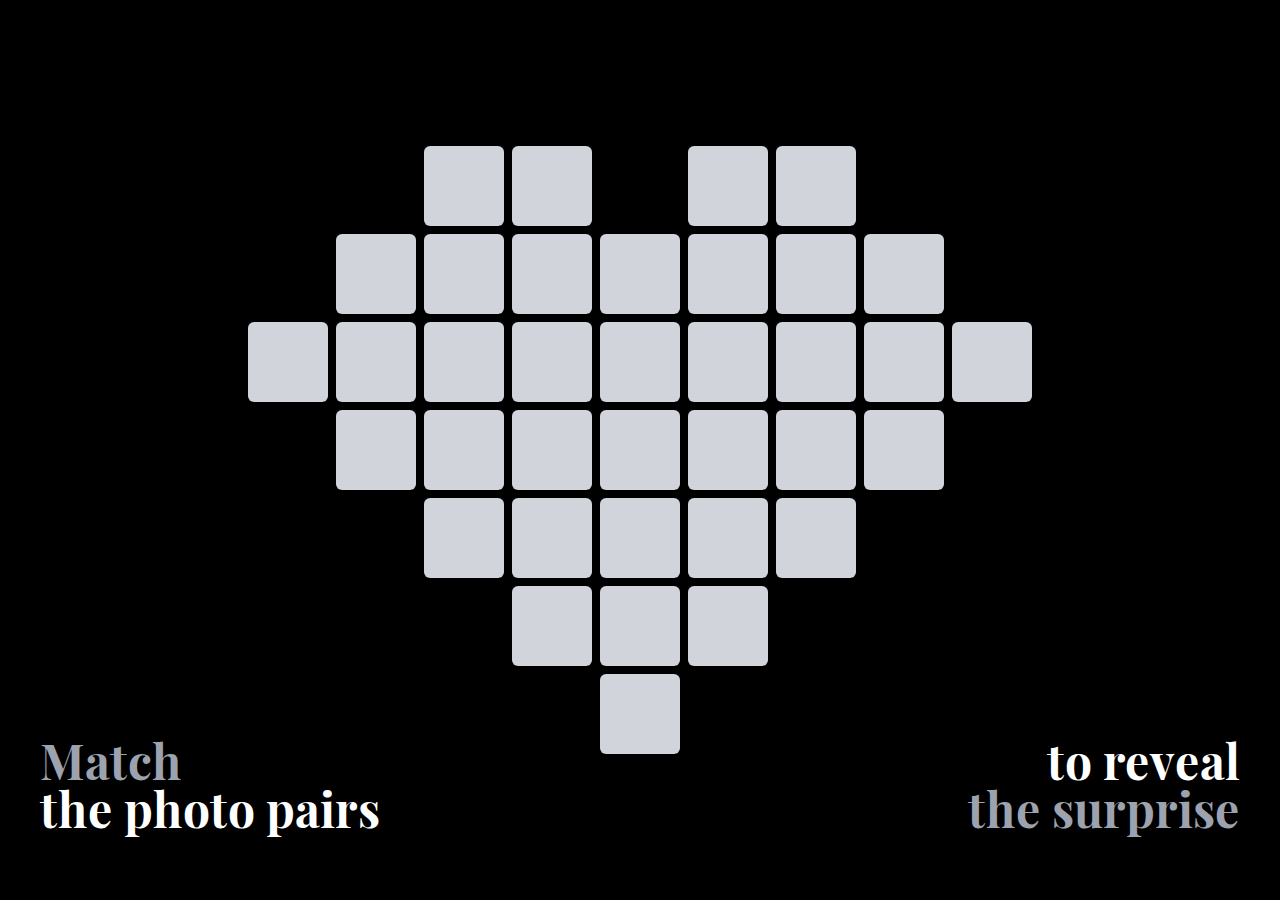
<file: valentines-1/index.html>
<!DOCTYPE html><!--bH9arkzBECoyy_YPUrI7h--><html lang="en"><head><meta charSet="utf-8"/><meta name="viewport" content="width=device-width, initial-scale=1"/><link rel="preload" href="/valentines-1/_next/static/media/2a65768255d6b625-s.p.d19752fb.woff2" as="font" crossorigin="" type="font/woff2"/><link rel="preload" as="image" href="/valentines-1/game-photos/12.avif"/><link rel="preload" as="image" href="/valentines-1/game-photos/4.avif"/><link rel="preload" as="image" href="/valentines-1/game-photos/13.avif"/><link rel="preload" as="image" href="/valentines-1/game-photos/6.avif"/><link rel="preload" as="image" href="/valentines-1/game-photos/5.avif"/><link rel="preload" as="image" href="/valentines-1/game-photos/7.avif"/><link rel="preload" as="image" href="/valentines-1/game-photos/9.avif"/><link rel="preload" as="image" href="/valentines-1/game-photos/2.avif"/><link rel="preload" as="image" href="/valentines-1/game-photos/17.avif"/><link rel="preload" as="image" href="/valentines-1/game-photos/14.avif"/><link rel="stylesheet" href="/valentines-1/_next/static/chunks/4ed06d4c2b088435.css" data-precedence="next"/><link rel="stylesheet" href="/valentines-1/_next/static/chunks/c1f854aa4e108ac6.css" data-precedence="next"/><link rel="preload" as="script" fetchPriority="low" href="/valentines-1/_next/static/chunks/2a9d3cbc9d6198eb.js"/><script src="/valentines-1/_next/static/chunks/6cd50b2b04d2b607.js" async=""></script><script src="/valentines-1/_next/static/chunks/d360a2f7aee17c85.js" async=""></script><script src="/valentines-1/_next/static/chunks/turbopack-37ed98feee2942b1.js" async=""></script><script src="/valentines-1/_next/static/chunks/0248020d9b2e480b.js" async=""></script><script src="/valentines-1/_next/static/chunks/12a1b6e60e2d09fb.js" async=""></script><script src="/valentines-1/_next/static/chunks/4822f22cd3f38454.js" async=""></script><link rel="preload" as="image" href="/valentines-1/game-photos/16.avif"/><link rel="preload" as="image" href="/valentines-1/game-photos/3.avif"/><link rel="preload" as="image" href="/valentines-1/game-photos/10.avif"/><link rel="preload" as="image" href="/valentines-1/game-photos/1.avif"/><link rel="preload" as="image" href="/valentines-1/game-photos/18.avif"/><link rel="preload" as="image" href="/valentines-1/game-photos/15.avif"/><link rel="preload" as="image" href="/valentines-1/game-photos/11.avif"/><link rel="preload" as="image" href="/valentines-1/game-photos/8.avif"/><meta name="next-size-adjust" content=""/><title>Valentines: A Romantic Card Game with a Surprise Proposal</title><meta name="description" content="Play a unique Valentine&#x27;s card game. Complete the collection to reveal a romantic proposal!"/><meta name="keywords" content="Valentine&#x27;s card game,romantic proposal game,photo card challenge,Valentine&#x27;s Day surprise,couples game,valentine&#x27;s day game,proposal game"/><link rel="icon" href="/valentines-1/favicon.ico?favicon.5620ddfa.ico" sizes="48x48" type="image/x-icon"/><script src="/valentines-1/_next/static/chunks/a6dad97d9634a72d.js" noModule=""></script></head><body><div hidden=""><!--$--><!--/$--></div><main class="flex items-center justify-center min-h-screen bg-black overflow-hidden relative"><div class="flex flex-col items-center" style="opacity:1"><div class="grid grid-cols-9 gap-1 lg:gap-2 max-w-[95vw] mx-auto place-items-center"><div class="hidden"><img alt="Image 1" decoding="async" data-nimg="fill" class="object-cover" style="position:absolute;height:100%;width:100%;left:0;top:0;right:0;bottom:0;color:transparent" src="/valentines-1/game-photos/12.avif"/><img alt="Image 2" decoding="async" data-nimg="fill" class="object-cover" style="position:absolute;height:100%;width:100%;left:0;top:0;right:0;bottom:0;color:transparent" src="/valentines-1/game-photos/4.avif"/><img alt="Image 3" decoding="async" data-nimg="fill" class="object-cover" style="position:absolute;height:100%;width:100%;left:0;top:0;right:0;bottom:0;color:transparent" src="/valentines-1/game-photos/13.avif"/><img alt="Image 4" decoding="async" data-nimg="fill" class="object-cover" style="position:absolute;height:100%;width:100%;left:0;top:0;right:0;bottom:0;color:transparent" src="/valentines-1/game-photos/6.avif"/><img alt="Image 5" decoding="async" data-nimg="fill" class="object-cover" style="position:absolute;height:100%;width:100%;left:0;top:0;right:0;bottom:0;color:transparent" src="/valentines-1/game-photos/5.avif"/><img alt="Image 6" decoding="async" data-nimg="fill" class="object-cover" style="position:absolute;height:100%;width:100%;left:0;top:0;right:0;bottom:0;color:transparent" src="/valentines-1/game-photos/5.avif"/><img alt="Image 7" decoding="async" data-nimg="fill" class="object-cover" style="position:absolute;height:100%;width:100%;left:0;top:0;right:0;bottom:0;color:transparent" src="/valentines-1/game-photos/7.avif"/><img alt="Image 8" decoding="async" data-nimg="fill" class="object-cover" style="position:absolute;height:100%;width:100%;left:0;top:0;right:0;bottom:0;color:transparent" src="/valentines-1/game-photos/9.avif"/><img alt="Image 9" decoding="async" data-nimg="fill" class="object-cover" style="position:absolute;height:100%;width:100%;left:0;top:0;right:0;bottom:0;color:transparent" src="/valentines-1/game-photos/2.avif"/><img alt="Image 10" decoding="async" data-nimg="fill" class="object-cover" style="position:absolute;height:100%;width:100%;left:0;top:0;right:0;bottom:0;color:transparent" src="/valentines-1/game-photos/17.avif"/><img alt="Image 11" decoding="async" data-nimg="fill" class="object-cover" style="position:absolute;height:100%;width:100%;left:0;top:0;right:0;bottom:0;color:transparent" src="/valentines-1/game-photos/14.avif"/><img alt="Image 12" decoding="async" data-nimg="fill" class="object-cover" style="position:absolute;height:100%;width:100%;left:0;top:0;right:0;bottom:0;color:transparent" src="/valentines-1/game-photos/2.avif"/><img alt="Image 13" decoding="async" data-nimg="fill" class="object-cover" style="position:absolute;height:100%;width:100%;left:0;top:0;right:0;bottom:0;color:transparent" src="/valentines-1/game-photos/17.avif"/><img alt="Image 14" decoding="async" data-nimg="fill" class="object-cover" style="position:absolute;height:100%;width:100%;left:0;top:0;right:0;bottom:0;color:transparent" src="/valentines-1/game-photos/7.avif"/><img alt="Image 15" decoding="async" data-nimg="fill" class="object-cover" style="position:absolute;height:100%;width:100%;left:0;top:0;right:0;bottom:0;color:transparent" src="/valentines-1/game-photos/16.avif"/><img alt="Image 16" decoding="async" data-nimg="fill" class="object-cover" style="position:absolute;height:100%;width:100%;left:0;top:0;right:0;bottom:0;color:transparent" src="/valentines-1/game-photos/3.avif"/><img alt="Image 17" decoding="async" data-nimg="fill" class="object-cover" style="position:absolute;height:100%;width:100%;left:0;top:0;right:0;bottom:0;color:transparent" src="/valentines-1/game-photos/10.avif"/><img alt="Image 18" decoding="async" data-nimg="fill" class="object-cover" style="position:absolute;height:100%;width:100%;left:0;top:0;right:0;bottom:0;color:transparent" src="/valentines-1/game-photos/12.avif"/><img alt="Image 19" decoding="async" data-nimg="fill" class="object-cover" style="position:absolute;height:100%;width:100%;left:0;top:0;right:0;bottom:0;color:transparent" src="/valentines-1/game-photos/1.avif"/><img alt="Image 20" decoding="async" data-nimg="fill" class="object-cover" style="position:absolute;height:100%;width:100%;left:0;top:0;right:0;bottom:0;color:transparent" src="/valentines-1/game-photos/18.avif"/><img alt="Image 21" decoding="async" data-nimg="fill" class="object-cover" style="position:absolute;height:100%;width:100%;left:0;top:0;right:0;bottom:0;color:transparent" src="/valentines-1/game-photos/1.avif"/><img alt="Image 22" decoding="async" data-nimg="fill" class="object-cover" style="position:absolute;height:100%;width:100%;left:0;top:0;right:0;bottom:0;color:transparent" src="/valentines-1/game-photos/15.avif"/><img alt="Image 23" decoding="async" data-nimg="fill" class="object-cover" style="position:absolute;height:100%;width:100%;left:0;top:0;right:0;bottom:0;color:transparent" src="/valentines-1/game-photos/10.avif"/><img alt="Image 24" decoding="async" data-nimg="fill" class="object-cover" style="position:absolute;height:100%;width:100%;left:0;top:0;right:0;bottom:0;color:transparent" src="/valentines-1/game-photos/11.avif"/><img alt="Image 25" decoding="async" data-nimg="fill" class="object-cover" style="position:absolute;height:100%;width:100%;left:0;top:0;right:0;bottom:0;color:transparent" src="/valentines-1/game-photos/18.avif"/><img alt="Image 26" decoding="async" data-nimg="fill" class="object-cover" style="position:absolute;height:100%;width:100%;left:0;top:0;right:0;bottom:0;color:transparent" src="/valentines-1/game-photos/3.avif"/><img alt="Image 27" decoding="async" data-nimg="fill" class="object-cover" style="position:absolute;height:100%;width:100%;left:0;top:0;right:0;bottom:0;color:transparent" src="/valentines-1/game-photos/13.avif"/><img alt="Image 28" decoding="async" data-nimg="fill" class="object-cover" style="position:absolute;height:100%;width:100%;left:0;top:0;right:0;bottom:0;color:transparent" src="/valentines-1/game-photos/8.avif"/><img alt="Image 29" decoding="async" data-nimg="fill" class="object-cover" style="position:absolute;height:100%;width:100%;left:0;top:0;right:0;bottom:0;color:transparent" src="/valentines-1/game-photos/9.avif"/><img alt="Image 30" decoding="async" data-nimg="fill" class="object-cover" style="position:absolute;height:100%;width:100%;left:0;top:0;right:0;bottom:0;color:transparent" src="/valentines-1/game-photos/16.avif"/><img alt="Image 31" decoding="async" data-nimg="fill" class="object-cover" style="position:absolute;height:100%;width:100%;left:0;top:0;right:0;bottom:0;color:transparent" src="/valentines-1/game-photos/15.avif"/><img alt="Image 32" decoding="async" data-nimg="fill" class="object-cover" style="position:absolute;height:100%;width:100%;left:0;top:0;right:0;bottom:0;color:transparent" src="/valentines-1/game-photos/8.avif"/><img alt="Image 33" decoding="async" data-nimg="fill" class="object-cover" style="position:absolute;height:100%;width:100%;left:0;top:0;right:0;bottom:0;color:transparent" src="/valentines-1/game-photos/4.avif"/><img alt="Image 34" decoding="async" data-nimg="fill" class="object-cover" style="position:absolute;height:100%;width:100%;left:0;top:0;right:0;bottom:0;color:transparent" src="/valentines-1/game-photos/14.avif"/><img alt="Image 35" decoding="async" data-nimg="fill" class="object-cover" style="position:absolute;height:100%;width:100%;left:0;top:0;right:0;bottom:0;color:transparent" src="/valentines-1/game-photos/6.avif"/><img alt="Image 36" decoding="async" data-nimg="fill" class="object-cover" style="position:absolute;height:100%;width:100%;left:0;top:0;right:0;bottom:0;color:transparent" src="/valentines-1/game-photos/11.avif"/></div><div class="w-[11vh] h-[11vh] lg:w-20 lg:h-20"></div><div class="w-[11vh] h-[11vh] lg:w-20 lg:h-20"></div><div class="w-[11vh] h-[11vh] lg:w-20 lg:h-20 relative cursor-pointer" style="perspective:1000px"><div class="w-full h-full bg-gray-300 rounded-sm lg:rounded-md absolute z-10" style="backface-visibility:hidden;transform:none"></div></div><div class="w-[11vh] h-[11vh] lg:w-20 lg:h-20 relative cursor-pointer" style="perspective:1000px"><div class="w-full h-full bg-gray-300 rounded-sm lg:rounded-md absolute z-10" style="backface-visibility:hidden;transform:none"></div></div><div class="w-[11vh] h-[11vh] lg:w-20 lg:h-20"></div><div class="w-[11vh] h-[11vh] lg:w-20 lg:h-20 relative cursor-pointer" style="perspective:1000px"><div class="w-full h-full bg-gray-300 rounded-sm lg:rounded-md absolute z-10" style="backface-visibility:hidden;transform:none"></div></div><div class="w-[11vh] h-[11vh] lg:w-20 lg:h-20 relative cursor-pointer" style="perspective:1000px"><div class="w-full h-full bg-gray-300 rounded-sm lg:rounded-md absolute z-10" style="backface-visibility:hidden;transform:none"></div></div><div class="w-[11vh] h-[11vh] lg:w-20 lg:h-20"></div><div class="w-[11vh] h-[11vh] lg:w-20 lg:h-20"></div><div class="w-[11vh] h-[11vh] lg:w-20 lg:h-20"></div><div class="w-[11vh] h-[11vh] lg:w-20 lg:h-20 relative cursor-pointer" style="perspective:1000px"><div class="w-full h-full bg-gray-300 rounded-sm lg:rounded-md absolute z-10" style="backface-visibility:hidden;transform:none"></div></div><div class="w-[11vh] h-[11vh] lg:w-20 lg:h-20 relative cursor-pointer" style="perspective:1000px"><div class="w-full h-full bg-gray-300 rounded-sm lg:rounded-md absolute z-10" style="backface-visibility:hidden;transform:none"></div></div><div class="w-[11vh] h-[11vh] lg:w-20 lg:h-20 relative cursor-pointer" style="perspective:1000px"><div class="w-full h-full bg-gray-300 rounded-sm lg:rounded-md absolute z-10" style="backface-visibility:hidden;transform:none"></div></div><div class="w-[11vh] h-[11vh] lg:w-20 lg:h-20 relative cursor-pointer" style="perspective:1000px"><div class="w-full h-full bg-gray-300 rounded-sm lg:rounded-md absolute z-10" style="backface-visibility:hidden;transform:none"></div></div><div class="w-[11vh] h-[11vh] lg:w-20 lg:h-20 relative cursor-pointer" style="perspective:1000px"><div class="w-full h-full bg-gray-300 rounded-sm lg:rounded-md absolute z-10" style="backface-visibility:hidden;transform:none"></div></div><div class="w-[11vh] h-[11vh] lg:w-20 lg:h-20 relative cursor-pointer" style="perspective:1000px"><div class="w-full h-full bg-gray-300 rounded-sm lg:rounded-md absolute z-10" style="backface-visibility:hidden;transform:none"></div></div><div class="w-[11vh] h-[11vh] lg:w-20 lg:h-20 relative cursor-pointer" style="perspective:1000px"><div class="w-full h-full bg-gray-300 rounded-sm lg:rounded-md absolute z-10" style="backface-visibility:hidden;transform:none"></div></div><div class="w-[11vh] h-[11vh] lg:w-20 lg:h-20"></div><div class="w-[11vh] h-[11vh] lg:w-20 lg:h-20 relative cursor-pointer" style="perspective:1000px"><div class="w-full h-full bg-gray-300 rounded-sm lg:rounded-md absolute z-10" style="backface-visibility:hidden;transform:none"></div></div><div class="w-[11vh] h-[11vh] lg:w-20 lg:h-20 relative cursor-pointer" style="perspective:1000px"><div class="w-full h-full bg-gray-300 rounded-sm lg:rounded-md absolute z-10" style="backface-visibility:hidden;transform:none"></div></div><div class="w-[11vh] h-[11vh] lg:w-20 lg:h-20 relative cursor-pointer" style="perspective:1000px"><div class="w-full h-full bg-gray-300 rounded-sm lg:rounded-md absolute z-10" style="backface-visibility:hidden;transform:none"></div></div><div class="w-[11vh] h-[11vh] lg:w-20 lg:h-20 relative cursor-pointer" style="perspective:1000px"><div class="w-full h-full bg-gray-300 rounded-sm lg:rounded-md absolute z-10" style="backface-visibility:hidden;transform:none"></div></div><div class="w-[11vh] h-[11vh] lg:w-20 lg:h-20 relative cursor-pointer" style="perspective:1000px"><div class="w-full h-full bg-gray-300 rounded-sm lg:rounded-md absolute z-10" style="backface-visibility:hidden;transform:none"></div></div><div class="w-[11vh] h-[11vh] lg:w-20 lg:h-20 relative cursor-pointer" style="perspective:1000px"><div class="w-full h-full bg-gray-300 rounded-sm lg:rounded-md absolute z-10" style="backface-visibility:hidden;transform:none"></div></div><div class="w-[11vh] h-[11vh] lg:w-20 lg:h-20 relative cursor-pointer" style="perspective:1000px"><div class="w-full h-full bg-gray-300 rounded-sm lg:rounded-md absolute z-10" style="backface-visibility:hidden;transform:none"></div></div><div class="w-[11vh] h-[11vh] lg:w-20 lg:h-20 relative cursor-pointer" style="perspective:1000px"><div class="w-full h-full bg-gray-300 rounded-sm lg:rounded-md absolute z-10" style="backface-visibility:hidden;transform:none"></div></div><div class="w-[11vh] h-[11vh] lg:w-20 lg:h-20 relative cursor-pointer" style="perspective:1000px"><div class="w-full h-full bg-gray-300 rounded-sm lg:rounded-md absolute z-10" style="backface-visibility:hidden;transform:none"></div></div><div class="w-[11vh] h-[11vh] lg:w-20 lg:h-20"></div><div class="w-[11vh] h-[11vh] lg:w-20 lg:h-20 relative cursor-pointer" style="perspective:1000px"><div class="w-full h-full bg-gray-300 rounded-sm lg:rounded-md absolute z-10" style="backface-visibility:hidden;transform:none"></div></div><div class="w-[11vh] h-[11vh] lg:w-20 lg:h-20 relative cursor-pointer" style="perspective:1000px"><div class="w-full h-full bg-gray-300 rounded-sm lg:rounded-md absolute z-10" style="backface-visibility:hidden;transform:none"></div></div><div class="w-[11vh] h-[11vh] lg:w-20 lg:h-20 relative cursor-pointer" style="perspective:1000px"><div class="w-full h-full bg-gray-300 rounded-sm lg:rounded-md absolute z-10" style="backface-visibility:hidden;transform:none"></div></div><div class="w-[11vh] h-[11vh] lg:w-20 lg:h-20 relative cursor-pointer" style="perspective:1000px"><div class="w-full h-full bg-gray-300 rounded-sm lg:rounded-md absolute z-10" style="backface-visibility:hidden;transform:none"></div></div><div class="w-[11vh] h-[11vh] lg:w-20 lg:h-20 relative cursor-pointer" style="perspective:1000px"><div class="w-full h-full bg-gray-300 rounded-sm lg:rounded-md absolute z-10" style="backface-visibility:hidden;transform:none"></div></div><div class="w-[11vh] h-[11vh] lg:w-20 lg:h-20 relative cursor-pointer" style="perspective:1000px"><div class="w-full h-full bg-gray-300 rounded-sm lg:rounded-md absolute z-10" style="backface-visibility:hidden;transform:none"></div></div><div class="w-[11vh] h-[11vh] lg:w-20 lg:h-20 relative cursor-pointer" style="perspective:1000px"><div class="w-full h-full bg-gray-300 rounded-sm lg:rounded-md absolute z-10" style="backface-visibility:hidden;transform:none"></div></div><div class="w-[11vh] h-[11vh] lg:w-20 lg:h-20"></div><div class="w-[11vh] h-[11vh] lg:w-20 lg:h-20"></div><div class="w-[11vh] h-[11vh] lg:w-20 lg:h-20"></div><div class="w-[11vh] h-[11vh] lg:w-20 lg:h-20 relative cursor-pointer" style="perspective:1000px"><div class="w-full h-full bg-gray-300 rounded-sm lg:rounded-md absolute z-10" style="backface-visibility:hidden;transform:none"></div></div><div class="w-[11vh] h-[11vh] lg:w-20 lg:h-20 relative cursor-pointer" style="perspective:1000px"><div class="w-full h-full bg-gray-300 rounded-sm lg:rounded-md absolute z-10" style="backface-visibility:hidden;transform:none"></div></div><div class="w-[11vh] h-[11vh] lg:w-20 lg:h-20 relative cursor-pointer" style="perspective:1000px"><div class="w-full h-full bg-gray-300 rounded-sm lg:rounded-md absolute z-10" style="backface-visibility:hidden;transform:none"></div></div><div class="w-[11vh] h-[11vh] lg:w-20 lg:h-20 relative cursor-pointer" style="perspective:1000px"><div class="w-full h-full bg-gray-300 rounded-sm lg:rounded-md absolute z-10" style="backface-visibility:hidden;transform:none"></div></div><div class="w-[11vh] h-[11vh] lg:w-20 lg:h-20 relative cursor-pointer" style="perspective:1000px"><div class="w-full h-full bg-gray-300 rounded-sm lg:rounded-md absolute z-10" style="backface-visibility:hidden;transform:none"></div></div><div class="w-[11vh] h-[11vh] lg:w-20 lg:h-20"></div><div class="w-[11vh] h-[11vh] lg:w-20 lg:h-20"></div><div class="w-[11vh] h-[11vh] lg:w-20 lg:h-20"></div><div class="w-[11vh] h-[11vh] lg:w-20 lg:h-20"></div><div class="w-[11vh] h-[11vh] lg:w-20 lg:h-20"></div><div class="w-[11vh] h-[11vh] lg:w-20 lg:h-20 relative cursor-pointer" style="perspective:1000px"><div class="w-full h-full bg-gray-300 rounded-sm lg:rounded-md absolute z-10" style="backface-visibility:hidden;transform:none"></div></div><div class="w-[11vh] h-[11vh] lg:w-20 lg:h-20 relative cursor-pointer" style="perspective:1000px"><div class="w-full h-full bg-gray-300 rounded-sm lg:rounded-md absolute z-10" style="backface-visibility:hidden;transform:none"></div></div><div class="w-[11vh] h-[11vh] lg:w-20 lg:h-20 relative cursor-pointer" style="perspective:1000px"><div class="w-full h-full bg-gray-300 rounded-sm lg:rounded-md absolute z-10" style="backface-visibility:hidden;transform:none"></div></div><div class="w-[11vh] h-[11vh] lg:w-20 lg:h-20"></div><div class="w-[11vh] h-[11vh] lg:w-20 lg:h-20"></div><div class="w-[11vh] h-[11vh] lg:w-20 lg:h-20"></div><div class="w-[11vh] h-[11vh] lg:w-20 lg:h-20"></div><div class="w-[11vh] h-[11vh] lg:w-20 lg:h-20"></div><div class="w-[11vh] h-[11vh] lg:w-20 lg:h-20"></div><div class="w-[11vh] h-[11vh] lg:w-20 lg:h-20"></div><div class="w-[11vh] h-[11vh] lg:w-20 lg:h-20 relative cursor-pointer" style="perspective:1000px"><div class="w-full h-full bg-gray-300 rounded-sm lg:rounded-md absolute z-10" style="backface-visibility:hidden;transform:none"></div></div><div class="w-[11vh] h-[11vh] lg:w-20 lg:h-20"></div><div class="w-[11vh] h-[11vh] lg:w-20 lg:h-20"></div><div class="w-[11vh] h-[11vh] lg:w-20 lg:h-20"></div><div class="w-[11vh] h-[11vh] lg:w-20 lg:h-20"></div></div><div class="mt-4 md:mt-0"><h1 class="absolute left-10 bottom-5 transform -translate-y-1/2 text-white text-4xl lg:text-5xl font-bold leading-tight playfair_display_a5ac3d03-module__s-w8ga__className"><span class="text-gray-400">Match</span> <br/> the photo pairs</h1><h1 class="absolute right-10 bottom-5 transform -translate-y-1/2 text-white text-4xl lg:text-5xl font-bold leading-tight text-right playfair_display_a5ac3d03-module__s-w8ga__className">to reveal <br/> <span class="text-gray-400">the surprise</span></h1></div></div></main><!--$--><!--/$--><script src="/valentines-1/_next/static/chunks/2a9d3cbc9d6198eb.js" id="_R_" async=""></script><script>(self.__next_f=self.__next_f||[]).push([0])</script><script>self.__next_f.push([1,"1:\"$Sreact.fragment\"\n2:I[51113,[\"/valentines-1/_next/static/chunks/0248020d9b2e480b.js\",\"/valentines-1/_next/static/chunks/12a1b6e60e2d09fb.js\"],\"default\"]\n3:I[33709,[\"/valentines-1/_next/static/chunks/0248020d9b2e480b.js\",\"/valentines-1/_next/static/chunks/12a1b6e60e2d09fb.js\"],\"default\"]\n4:I[84976,[\"/valentines-1/_next/static/chunks/0248020d9b2e480b.js\",\"/valentines-1/_next/static/chunks/12a1b6e60e2d09fb.js\"],\"ClientPageRoot\"]\n5:I[66107,[\"/valentines-1/_next/static/chunks/0248020d9b2e480b.js\",\"/valentines-1/_next/static/chunks/4822f22cd3f38454.js\"],\"default\"]\n8:I[94175,[\"/valentines-1/_next/static/chunks/0248020d9b2e480b.js\",\"/valentines-1/_next/static/chunks/12a1b6e60e2d09fb.js\"],\"OutletBoundary\"]\n9:\"$Sreact.suspense\"\nb:I[94175,[\"/valentines-1/_next/static/chunks/0248020d9b2e480b.js\",\"/valentines-1/_next/static/chunks/12a1b6e60e2d09fb.js\"],\"ViewportBoundary\"]\nd:I[94175,[\"/valentines-1/_next/static/chunks/0248020d9b2e480b.js\",\"/valentines-1/_next/static/chunks/12a1b6e60e2d09fb.js\"],\"MetadataBoundary\"]\nf:I[59947,[],\"default\"]\n:HL[\"/valentines-1/_next/static/chunks/4ed06d4c2b088435.css\",\"style\"]\n:HL[\"/valentines-1/_next/static/media/2a65768255d6b625-s.p.d19752fb.woff2\",\"font\",{\"crossOrigin\":\"\",\"type\":\"font/woff2\"}]\n:HL[\"/valentines-1/_next/static/chunks/c1f854aa4e108ac6.css\",\"style\"]\n"])</script><script>self.__next_f.push([1,"0:{\"P\":null,\"b\":\"bH9arkzBECoyy_YPUrI7h\",\"c\":[\"\",\"\"],\"q\":\"\",\"i\":false,\"f\":[[[\"\",{\"children\":[\"__PAGE__\",{}]},\"$undefined\",\"$undefined\",true],[[\"$\",\"$1\",\"c\",{\"children\":[[[\"$\",\"link\",\"0\",{\"rel\":\"stylesheet\",\"href\":\"/valentines-1/_next/static/chunks/4ed06d4c2b088435.css\",\"precedence\":\"next\",\"crossOrigin\":\"$undefined\",\"nonce\":\"$undefined\"}]],[\"$\",\"html\",null,{\"lang\":\"en\",\"children\":[\"$\",\"body\",null,{\"children\":[\"$\",\"$L2\",null,{\"parallelRouterKey\":\"children\",\"error\":\"$undefined\",\"errorStyles\":\"$undefined\",\"errorScripts\":\"$undefined\",\"template\":[\"$\",\"$L3\",null,{}],\"templateStyles\":\"$undefined\",\"templateScripts\":\"$undefined\",\"notFound\":[[[\"$\",\"title\",null,{\"children\":\"404: This page could not be found.\"}],[\"$\",\"div\",null,{\"style\":{\"fontFamily\":\"system-ui,\\\"Segoe UI\\\",Roboto,Helvetica,Arial,sans-serif,\\\"Apple Color Emoji\\\",\\\"Segoe UI Emoji\\\"\",\"height\":\"100vh\",\"textAlign\":\"center\",\"display\":\"flex\",\"flexDirection\":\"column\",\"alignItems\":\"center\",\"justifyContent\":\"center\"},\"children\":[\"$\",\"div\",null,{\"children\":[[\"$\",\"style\",null,{\"dangerouslySetInnerHTML\":{\"__html\":\"body{color:#000;background:#fff;margin:0}.next-error-h1{border-right:1px solid rgba(0,0,0,.3)}@media (prefers-color-scheme:dark){body{color:#fff;background:#000}.next-error-h1{border-right:1px solid rgba(255,255,255,.3)}}\"}}],[\"$\",\"h1\",null,{\"className\":\"next-error-h1\",\"style\":{\"display\":\"inline-block\",\"margin\":\"0 20px 0 0\",\"padding\":\"0 23px 0 0\",\"fontSize\":24,\"fontWeight\":500,\"verticalAlign\":\"top\",\"lineHeight\":\"49px\"},\"children\":404}],[\"$\",\"div\",null,{\"style\":{\"display\":\"inline-block\"},\"children\":[\"$\",\"h2\",null,{\"style\":{\"fontSize\":14,\"fontWeight\":400,\"lineHeight\":\"49px\",\"margin\":0},\"children\":\"This page could not be found.\"}]}]]}]}]],[]],\"forbidden\":\"$undefined\",\"unauthorized\":\"$undefined\"}]}]}]]}],{\"children\":[[\"$\",\"$1\",\"c\",{\"children\":[[\"$\",\"$L4\",null,{\"Component\":\"$5\",\"serverProvidedParams\":{\"searchParams\":{},\"params\":{},\"promises\":[\"$@6\",\"$@7\"]}}],[[\"$\",\"link\",\"0\",{\"rel\":\"stylesheet\",\"href\":\"/valentines-1/_next/static/chunks/c1f854aa4e108ac6.css\",\"precedence\":\"next\",\"crossOrigin\":\"$undefined\",\"nonce\":\"$undefined\"}],[\"$\",\"script\",\"script-0\",{\"src\":\"/valentines-1/_next/static/chunks/0248020d9b2e480b.js\",\"async\":true,\"nonce\":\"$undefined\"}],[\"$\",\"script\",\"script-1\",{\"src\":\"/valentines-1/_next/static/chunks/4822f22cd3f38454.js\",\"async\":true,\"nonce\":\"$undefined\"}]],[\"$\",\"$L8\",null,{\"children\":[\"$\",\"$9\",null,{\"name\":\"Next.MetadataOutlet\",\"children\":\"$@a\"}]}]]}],{},null,false,false]},null,false,false],[\"$\",\"$1\",\"h\",{\"children\":[null,[\"$\",\"$Lb\",null,{\"children\":\"$Lc\"}],[\"$\",\"div\",null,{\"hidden\":true,\"children\":[\"$\",\"$Ld\",null,{\"children\":[\"$\",\"$9\",null,{\"name\":\"Next.Metadata\",\"children\":\"$Le\"}]}]}],[\"$\",\"meta\",null,{\"name\":\"next-size-adjust\",\"content\":\"\"}]]}],false]],\"m\":\"$undefined\",\"G\":[\"$f\",[]],\"S\":true}\n"])</script><script>self.__next_f.push([1,"6:{}\n7:\"$0:f:0:1:1:children:0:props:children:0:props:serverProvidedParams:params\"\n"])</script><script>self.__next_f.push([1,"c:[[\"$\",\"meta\",\"0\",{\"charSet\":\"utf-8\"}],[\"$\",\"meta\",\"1\",{\"name\":\"viewport\",\"content\":\"width=device-width, initial-scale=1\"}]]\n"])</script><script>self.__next_f.push([1,"10:I[39090,[\"/valentines-1/_next/static/chunks/0248020d9b2e480b.js\",\"/valentines-1/_next/static/chunks/12a1b6e60e2d09fb.js\"],\"IconMark\"]\na:null\ne:[[\"$\",\"title\",\"0\",{\"children\":\"Valentines: A Romantic Card Game with a Surprise Proposal\"}],[\"$\",\"meta\",\"1\",{\"name\":\"description\",\"content\":\"Play a unique Valentine's card game. Complete the collection to reveal a romantic proposal!\"}],[\"$\",\"meta\",\"2\",{\"name\":\"keywords\",\"content\":\"Valentine's card game,romantic proposal game,photo card challenge,Valentine's Day surprise,couples game,valentine's day game,proposal game\"}],[\"$\",\"link\",\"3\",{\"rel\":\"icon\",\"href\":\"/valentines-1/favicon.ico?favicon.5620ddfa.ico\",\"sizes\":\"48x48\",\"type\":\"image/x-icon\"}],[\"$\",\"$L10\",\"4\",{}]]\n"])</script></body></html>
</file>
<file: valentines-1/_next/static/chunks/4ed06d4c2b088435.css>
*,:before,:after,::backdrop{--tw-border-spacing-x:0;--tw-border-spacing-y:0;--tw-translate-x:0;--tw-translate-y:0;--tw-rotate:0;--tw-skew-x:0;--tw-skew-y:0;--tw-scale-x:1;--tw-scale-y:1;--tw-pan-x: ;--tw-pan-y: ;--tw-pinch-zoom: ;--tw-scroll-snap-strictness:proximity;--tw-gradient-from-position: ;--tw-gradient-via-position: ;--tw-gradient-to-position: ;--tw-ordinal: ;--tw-slashed-zero: ;--tw-numeric-figure: ;--tw-numeric-spacing: ;--tw-numeric-fraction: ;--tw-ring-inset: ;--tw-ring-offset-width:0px;--tw-ring-offset-color:#fff;--tw-ring-color:#3b82f680;--tw-ring-offset-shadow:0 0 #0000;--tw-ring-shadow:0 0 #0000;--tw-shadow:0 0 #0000;--tw-shadow-colored:0 0 #0000;--tw-blur: ;--tw-brightness: ;--tw-contrast: ;--tw-grayscale: ;--tw-hue-rotate: ;--tw-invert: ;--tw-saturate: ;--tw-sepia: ;--tw-drop-shadow: ;--tw-backdrop-blur: ;--tw-backdrop-brightness: ;--tw-backdrop-contrast: ;--tw-backdrop-grayscale: ;--tw-backdrop-hue-rotate: ;--tw-backdrop-invert: ;--tw-backdrop-opacity: ;--tw-backdrop-saturate: ;--tw-backdrop-sepia: ;--tw-contain-size: ;--tw-contain-layout: ;--tw-contain-paint: ;--tw-contain-style: }*,:before,:after{box-sizing:border-box;border:0 solid #e5e7eb}:before,:after{--tw-content:""}html,:host{-webkit-text-size-adjust:100%;tab-size:4;font-feature-settings:normal;font-variation-settings:normal;-webkit-tap-highlight-color:transparent;font-family:ui-sans-serif,system-ui,sans-serif,Apple Color Emoji,Segoe UI Emoji,Segoe UI Symbol,Noto Color Emoji;line-height:1.5}body{line-height:inherit;margin:0}hr{height:0;color:inherit;border-top-width:1px}abbr:where([title]){-webkit-text-decoration:underline dotted;text-decoration:underline dotted}h1,h2,h3,h4,h5,h6{font-size:inherit;font-weight:inherit}a{color:inherit;-webkit-text-decoration:inherit;text-decoration:inherit}b,strong{font-weight:bolder}code,kbd,samp,pre{font-feature-settings:normal;font-variation-settings:normal;font-family:ui-monospace,SFMono-Regular,Menlo,Monaco,Consolas,Liberation Mono,Courier New,monospace;font-size:1em}small{font-size:80%}sub,sup{vertical-align:baseline;font-size:75%;line-height:0;position:relative}sub{bottom:-.25em}sup{top:-.5em}table{text-indent:0;border-color:inherit;border-collapse:collapse}button,input,optgroup,select,textarea{font-feature-settings:inherit;font-variation-settings:inherit;font-family:inherit;font-size:100%;font-weight:inherit;line-height:inherit;letter-spacing:inherit;color:inherit;margin:0;padding:0}button,select{text-transform:none}button,input:where([type=button]),input:where([type=reset]),input:where([type=submit]){-webkit-appearance:button;background-color:#0000;background-image:none}:-moz-focusring{outline:auto}:-moz-ui-invalid{box-shadow:none}progress{vertical-align:baseline}::-webkit-inner-spin-button{height:auto}::-webkit-outer-spin-button{height:auto}[type=search]{-webkit-appearance:textfield;outline-offset:-2px}::-webkit-search-decoration{-webkit-appearance:none}::-webkit-file-upload-button{-webkit-appearance:button;font:inherit}summary{display:list-item}blockquote,dl,dd,h1,h2,h3,h4,h5,h6,hr,figure,p,pre{margin:0}fieldset{margin:0;padding:0}legend{padding:0}ol,ul,menu{margin:0;padding:0;list-style:none}dialog{padding:0}textarea{resize:vertical}input::placeholder,textarea::placeholder{opacity:1;color:#9ca3af}button,[role=button]{cursor:pointer}:disabled{cursor:default}img,svg,video,canvas,audio,iframe,embed,object{vertical-align:middle;display:block}img,video{max-width:100%;height:auto}[hidden]:where(:not([hidden=until-found])){display:none}.fixed{position:fixed}.absolute{position:absolute}.relative{position:relative}.inset-0{inset:0}.bottom-5{bottom:1.25rem}.left-10{left:2.5rem}.right-10{right:2.5rem}.z-10{z-index:10}.z-\[100\]{z-index:100}.mx-auto{margin-left:auto;margin-right:auto}.mb-4{margin-bottom:1rem}.mb-6{margin-bottom:1.5rem}.mb-8{margin-bottom:2rem}.mt-10{margin-top:2.5rem}.mt-4{margin-top:1rem}.flex{display:flex}.grid{display:grid}.hidden{display:none}.h-20{height:5rem}.h-\[11vh\]{height:11vh}.h-full{height:100%}.min-h-screen{min-height:100vh}.w-20{width:5rem}.w-\[11vh\]{width:11vh}.w-full{width:100%}.max-w-\[95vw\]{max-width:95vw}.max-w-xs{max-width:20rem}.-translate-y-1\/2{--tw-translate-y:-50%;transform:translate(var(--tw-translate-x),var(--tw-translate-y))rotate(var(--tw-rotate))skewX(var(--tw-skew-x))skewY(var(--tw-skew-y))scaleX(var(--tw-scale-x))scaleY(var(--tw-scale-y))}.transform{transform:translate(var(--tw-translate-x),var(--tw-translate-y))rotate(var(--tw-rotate))skewX(var(--tw-skew-x))skewY(var(--tw-skew-y))scaleX(var(--tw-scale-x))scaleY(var(--tw-scale-y))}.cursor-pointer{cursor:pointer}.resize{resize:both}.grid-cols-6{grid-template-columns:repeat(6,minmax(0,1fr))}.grid-cols-9{grid-template-columns:repeat(9,minmax(0,1fr))}.flex-col{flex-direction:column}.place-items-center{place-items:center}.items-center{align-items:center}.justify-center{justify-content:center}.gap-1{gap:.25rem}.space-x-4>:not([hidden])~:not([hidden]){--tw-space-x-reverse:0;margin-right:calc(1rem*var(--tw-space-x-reverse));margin-left:calc(1rem*calc(1 - var(--tw-space-x-reverse)))}.overflow-hidden{overflow:hidden}.rounded-sm{border-radius:.125rem}.rounded-xl{border-radius:.75rem}.bg-black{--tw-bg-opacity:1;background-color:rgb(0 0 0/var(--tw-bg-opacity,1))}.bg-gray-300{--tw-bg-opacity:1;background-color:rgb(209 213 219/var(--tw-bg-opacity,1))}.bg-red-500{--tw-bg-opacity:1;background-color:rgb(239 68 68/var(--tw-bg-opacity,1))}.bg-gradient-to-r{background-image:linear-gradient(to right,var(--tw-gradient-stops))}.from-gray-500{--tw-gradient-from:#6b7280 var(--tw-gradient-from-position);--tw-gradient-to:#6b728000 var(--tw-gradient-to-position);--tw-gradient-stops:var(--tw-gradient-from),var(--tw-gradient-to)}.from-pink-500{--tw-gradient-from:#ec4899 var(--tw-gradient-from-position);--tw-gradient-to:#ec489900 var(--tw-gradient-to-position);--tw-gradient-stops:var(--tw-gradient-from),var(--tw-gradient-to)}.to-gray-600{--tw-gradient-to:#4b5563 var(--tw-gradient-to-position)}.to-rose-500{--tw-gradient-to:#f43f5e var(--tw-gradient-to-position)}.object-cover{object-fit:cover}.p-8{padding:2rem}.px-6{padding-left:1.5rem;padding-right:1.5rem}.py-2{padding-top:.5rem;padding-bottom:.5rem}.text-center{text-align:center}.text-right{text-align:right}.text-3xl{font-size:1.875rem;line-height:2.25rem}.text-4xl{font-size:2.25rem;line-height:2.5rem}.text-5xl{font-size:3rem;line-height:1}.text-lg{font-size:1.125rem;line-height:1.75rem}.font-bold{font-weight:700}.font-semibold{font-weight:600}.leading-tight{line-height:1.25}.text-gray-400{--tw-text-opacity:1;color:rgb(156 163 175/var(--tw-text-opacity,1))}.text-pink-500{--tw-text-opacity:1;color:rgb(236 72 153/var(--tw-text-opacity,1))}.text-white{--tw-text-opacity:1;color:rgb(255 255 255/var(--tw-text-opacity,1))}.opacity-10{opacity:.1}.shadow-lg{--tw-shadow:0 10px 15px -3px #0000001a,0 4px 6px -4px #0000001a;--tw-shadow-colored:0 10px 15px -3px var(--tw-shadow-color),0 4px 6px -4px var(--tw-shadow-color);box-shadow:var(--tw-ring-offset-shadow,0 0 #0000),var(--tw-ring-shadow,0 0 #0000),var(--tw-shadow)}.transition{transition-property:color,background-color,border-color,text-decoration-color,fill,stroke,opacity,box-shadow,transform,filter,-webkit-backdrop-filter,backdrop-filter;transition-duration:.15s;transition-timing-function:cubic-bezier(.4,0,.2,1)}.transition-all{transition-property:all;transition-duration:.15s;transition-timing-function:cubic-bezier(.4,0,.2,1)}.duration-300{transition-duration:.3s}:root{--background:#fff;--foreground:#171717}@media (prefers-color-scheme:dark){:root{--background:#0a0a0a;--foreground:#ededed}}body{color:var(--foreground);background:var(--background);font-family:Arial,Helvetica,sans-serif}.hover\:scale-105:hover{--tw-scale-x:1.05;--tw-scale-y:1.05;transform:translate(var(--tw-translate-x),var(--tw-translate-y))rotate(var(--tw-rotate))skewX(var(--tw-skew-x))skewY(var(--tw-skew-y))scaleX(var(--tw-scale-x))scaleY(var(--tw-scale-y))}.hover\:scale-95:hover{--tw-scale-x:.95;--tw-scale-y:.95;transform:translate(var(--tw-translate-x),var(--tw-translate-y))rotate(var(--tw-rotate))skewX(var(--tw-skew-x))skewY(var(--tw-skew-y))scaleX(var(--tw-scale-x))scaleY(var(--tw-scale-y))}.hover\:from-gray-600:hover{--tw-gradient-from:#4b5563 var(--tw-gradient-from-position);--tw-gradient-to:#4b556300 var(--tw-gradient-to-position);--tw-gradient-stops:var(--tw-gradient-from),var(--tw-gradient-to)}.hover\:from-pink-600:hover{--tw-gradient-from:#db2777 var(--tw-gradient-from-position);--tw-gradient-to:#db277700 var(--tw-gradient-to-position);--tw-gradient-stops:var(--tw-gradient-from),var(--tw-gradient-to)}.hover\:to-gray-700:hover{--tw-gradient-to:#374151 var(--tw-gradient-to-position)}.hover\:to-rose-600:hover{--tw-gradient-to:#e11d48 var(--tw-gradient-to-position)}.hover\:shadow-xl:hover{--tw-shadow:0 20px 25px -5px #0000001a,0 8px 10px -6px #0000001a;--tw-shadow-colored:0 20px 25px -5px var(--tw-shadow-color),0 8px 10px -6px var(--tw-shadow-color);box-shadow:var(--tw-ring-offset-shadow,0 0 #0000),var(--tw-ring-shadow,0 0 #0000),var(--tw-shadow)}@media (min-width:768px){.md\:mt-0{margin-top:0}}@media (min-width:1024px){.lg\:h-20{height:5rem}.lg\:w-20{width:5rem}.lg\:gap-2{gap:.5rem}.lg\:rounded-md{border-radius:.375rem}.lg\:text-5xl{font-size:3rem;line-height:1}}
</file>
<file: valentines-1/_next/static/chunks/c1f854aa4e108ac6.css>
@font-face{font-family:Playfair Display;font-style:normal;font-weight:400 900;font-display:swap;src:url(../media/65c558afe41e89d6-s.e2c8389a.woff2)format("woff2");unicode-range:U+301,U+400-45F,U+490-491,U+4B0-4B1,U+2116}@font-face{font-family:Playfair Display;font-style:normal;font-weight:400 900;font-display:swap;src:url(../media/14e23f9b59180572-s.9c448f3c.woff2)format("woff2");unicode-range:U+102-103,U+110-111,U+128-129,U+168-169,U+1A0-1A1,U+1AF-1B0,U+300-301,U+303-304,U+308-309,U+323,U+329,U+1EA0-1EF9,U+20AB}@font-face{font-family:Playfair Display;font-style:normal;font-weight:400 900;font-display:swap;src:url(../media/b49b0d9b851e4899-s.4f3fa681.woff2)format("woff2");unicode-range:U+100-2BA,U+2BD-2C5,U+2C7-2CC,U+2CE-2D7,U+2DD-2FF,U+304,U+308,U+329,U+1D00-1DBF,U+1E00-1E9F,U+1EF2-1EFF,U+2020,U+20A0-20AB,U+20AD-20C0,U+2113,U+2C60-2C7F,U+A720-A7FF}@font-face{font-family:Playfair Display;font-style:normal;font-weight:400 900;font-display:swap;src:url(../media/2a65768255d6b625-s.p.d19752fb.woff2)format("woff2");unicode-range:U+??,U+131,U+152-153,U+2BB-2BC,U+2C6,U+2DA,U+2DC,U+304,U+308,U+329,U+2000-206F,U+20AC,U+2122,U+2191,U+2193,U+2212,U+2215,U+FEFF,U+FFFD}@font-face{font-family:Playfair Display Fallback;src:local(Times New Roman);ascent-override:97.25%;descent-override:22.56%;line-gap-override:0.0%;size-adjust:111.26%}.playfair_display_bd5f92d9-module__jYcK2q__className{font-family:Playfair Display,Playfair Display Fallback;font-style:normal}
@font-face{font-family:Playfair Display;font-style:normal;font-weight:400 900;font-display:swap;src:url(../media/65c558afe41e89d6-s.e2c8389a.woff2)format("woff2");unicode-range:U+301,U+400-45F,U+490-491,U+4B0-4B1,U+2116}@font-face{font-family:Playfair Display;font-style:normal;font-weight:400 900;font-display:swap;src:url(../media/14e23f9b59180572-s.9c448f3c.woff2)format("woff2");unicode-range:U+102-103,U+110-111,U+128-129,U+168-169,U+1A0-1A1,U+1AF-1B0,U+300-301,U+303-304,U+308-309,U+323,U+329,U+1EA0-1EF9,U+20AB}@font-face{font-family:Playfair Display;font-style:normal;font-weight:400 900;font-display:swap;src:url(../media/b49b0d9b851e4899-s.4f3fa681.woff2)format("woff2");unicode-range:U+100-2BA,U+2BD-2C5,U+2C7-2CC,U+2CE-2D7,U+2DD-2FF,U+304,U+308,U+329,U+1D00-1DBF,U+1E00-1E9F,U+1EF2-1EFF,U+2020,U+20A0-20AB,U+20AD-20C0,U+2113,U+2C60-2C7F,U+A720-A7FF}@font-face{font-family:Playfair Display;font-style:normal;font-weight:400 900;font-display:swap;src:url(../media/2a65768255d6b625-s.p.d19752fb.woff2)format("woff2");unicode-range:U+??,U+131,U+152-153,U+2BB-2BC,U+2C6,U+2DA,U+2DC,U+304,U+308,U+329,U+2000-206F,U+20AC,U+2122,U+2191,U+2193,U+2212,U+2215,U+FEFF,U+FFFD}@font-face{font-family:Playfair Display Fallback;src:local(Times New Roman);ascent-override:97.25%;descent-override:22.56%;line-gap-override:0.0%;size-adjust:111.26%}.playfair_display_a5ac3d03-module__s-w8ga__className{font-family:Playfair Display,Playfair Display Fallback;font-style:normal}
</file>
